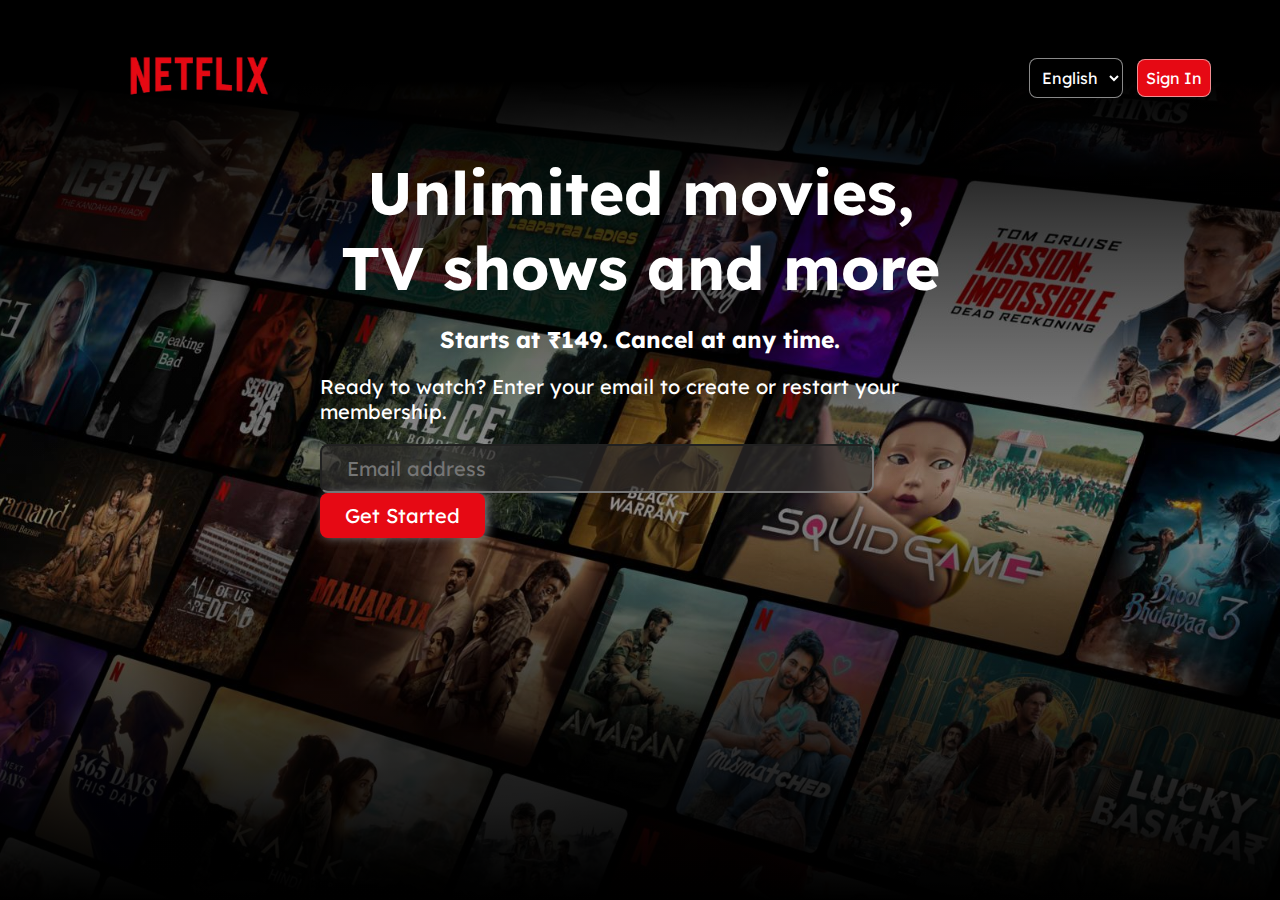
<file: index.html>
<!DOCTYPE html>
<html lang="en">
<head>
    <meta charset="UTF-8">
    <meta name="viewport" content="width=device-width, initial-scale=1.0">
    <title>Netflix</title>
    <link rel="stylesheet" href="style.css">
    <link rel="icon" href="./Netflix-Symbol-removebg-preview.png">
</head>
<body>
    <div id="container">
        <div id="nav-bar">
            <nav>
                <a href="https://netflix.com" target="_blank"><img id="img" src="./netflix_img-removebg-preview.png" alt="Netflix"></a>
                <div id="sign">
                    <select id="drop">
                        <option>English</option>
                        <option>हिन्दी</option>
                    </select>
                    <a href="./form.html">
                        <button id="btn" type="button">Sign In</button>
                    </a>                                
                </div>
            </nav>
        </div>
        <main>
            <div id="main-content">
                <h1 class="heading1">Unlimited movies,</h1>
                <h1 class="heading">TV shows and more</h1>
                <h4 id="price">Starts at ₹149. Cancel at any time.</h4>
                <p id="para">Ready to watch? Enter your email to create or restart your membership.</p>
                <form id="reg-form">
                    <input type="email" placeholder="Email address" id="email" size="40" name="mail" required>
                    <button id="form-btn">Get Started</button>
                </form>
            </div>
        </main>
    </div>
</body>
</html>
</file>
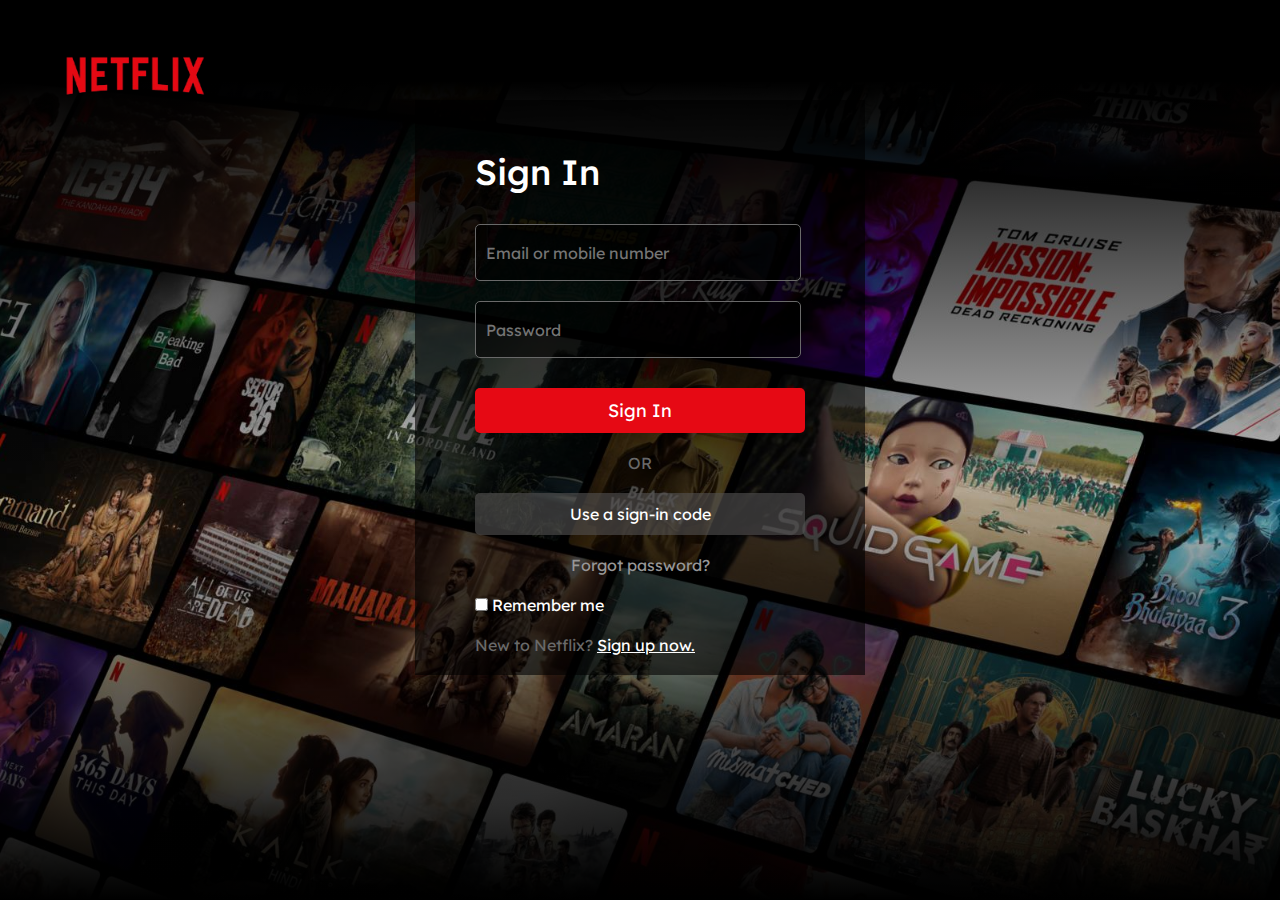
<file: form.html>
<!DOCTYPE html>
<html lang="en">
<head>
    <meta charset="UTF-8">
    <meta name="viewport" content="width=device-width, initial-scale=1.0">
    <title>Sign Up Form</title>
    <link rel="stylesheet" href="form.css">
    <link rel="icon" href="./Netflix-Symbol-removebg-preview.png">
</head>
<body>
    <div id="container">
        <nav>
            <div id="nav-bar">
                <a href="https://netflix.com"><img src="./netflix_img-removebg-preview.png" alt="Netflix" width="270"></a>
            </div>
        </nav>
        <div id="main-form">
            <div id="form">
                <form action="./profile.html">
                    <h2>Sign In</h2>
                    <div id="form-details">
                        <input type="text" placeholder="Email or mobile number" class="text">
                        <input type="password" placeholder="Password" class="text">
                        <!-- <a href="./profile.html"> -->
                            <button id="sign-in-btn">Sign In</button>
                        <!-- </a> -->
                        <p class="or">OR</p>
                        <button id="code">Use a sign-in code</button>
                        <a href="#" id="f-p">Forgot password?</a>
                        <input type="checkbox" name="" id="remember">
                        <label for="remember">Remember me</label>
                        <p class="new">New to Netflix? <a href="#">Sign up now.</a></p>
                    </div>
                </form>
            </div>
        </div>
    </div>
</body>
</html>
</file>
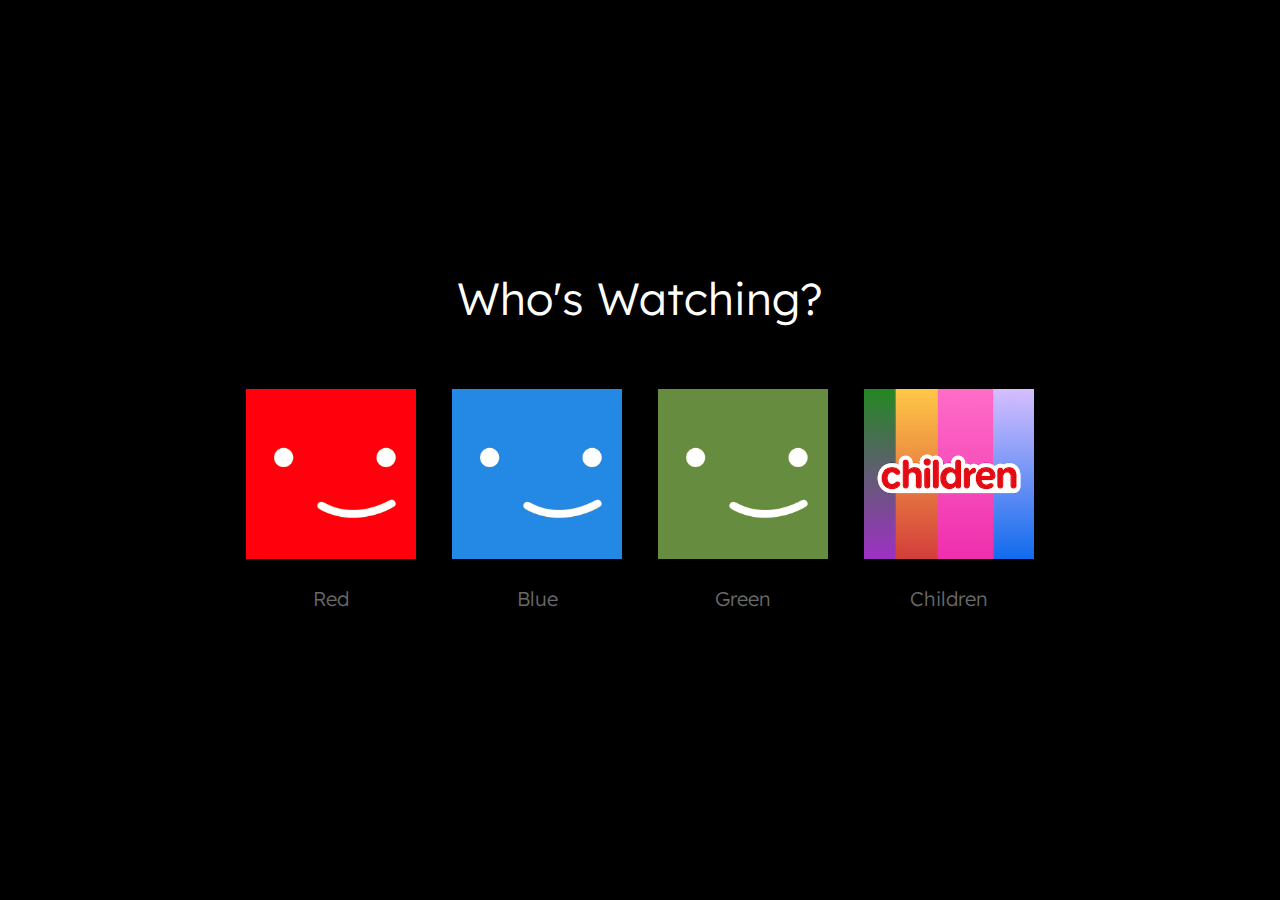
<file: profile.html>
<!DOCTYPE html>
<html lang="en">
<head>
    <meta charset="UTF-8">
    <meta name="viewport" content="width=device-width, initial-scale=1.0">
    <title>Profiles</title>
    <link rel="stylesheet" href="profile.css">
    <link rel="stylesheet" href="https://cdnjs.cloudflare.com/ajax/libs/font-awesome/6.7.2/css/all.min.css" integrity="sha512-Evv84Mr4kqVGRNSgIGL/F/aIDqQb7xQ2vcrdIwxfjThSH8CSR7PBEakCr51Ck+w+/U6swU2Im1vVX0SVk9ABhg==" crossorigin="anonymous" referrerpolicy="no-referrer" />
    <link rel="icon" href="./Netflix-Symbol-removebg-preview.png">
</head>
<body>
    <div id="container">
        <div id="heading">
            <h1 id="head">Who's Watching?</h1>
        </div>
        <div id="card-container">
            <div class="cards">
                <img src="./red.jpg" alt="Red">
                <p>Red</p>
            </div>
            <div class="cards">
                <img src="./blue.jpg" alt="Blue">
                <p>Blue</p>
            </div>
            <div class="cards">
                <img src="./green.jpg" alt="Green">
                <p>Green</p>
            </div>
            <div class="cards">
                <img src="./children.png" alt="children">
                <p>Children</p>
            </div>
            <!-- <div class="cards">
                <div id="more">
                    <i class="fa-solid fa-plus add-more"></i>
                </div>
                <p id="p-more">Add More</p>
            </div> -->
        </div>
    </div>
</body>
</html>
</file>
<file: style.css>
@import url('https://fonts.googleapis.com/css2?family=Lexend:wght@100..900&display=swap');

*{
    margin: 0;
    padding: 0;
    /* border: 1px solid blue; */
    font-family: "Lexend", serif;
}

#container{
    background-image: linear-gradient(to bottom, black 9%, transparent, black), linear-gradient(to top, rgba(0, 0, 0, 0.416), transparent), url(./bg-image.jpg);
    height: 100vh;
    background-size: cover;
    background-attachment: fixed;
    background-position: center;
    /* border: 1px solid white; */
}

#img{
    width: 270px;
}

#nav-bar{
    justify-content: center;
    display: flex;
}

nav{
    width: 90%;
    display: flex;
    justify-content: space-between;
    align-items: center;
    /* border: 1px solid white; */
}

#drop, #btn{
    margin: 5px;
    padding: 8px;
    font-size: 16px;
    border-radius: 8px;
    background-color: black;
    color: white;
    border: 1px solid rgba(255, 255, 255, 0.537);
}
#btn{
    background-color: #e60914;

}

#drop, #btn:hover{
    cursor: pointer;
}

main{
    display: flex;
    justify-content: center;
    align-items: center;
}
#main-content{
    color: white;
    /* border: 1px solid white; */
    width: 50%;
    height: 400px;
    flex-direction: column;
    display: flex;
    justify-content: center;
    align-items: center;
}

.heading, .heading1{
    font-size: 60px;
}
.heading1{
    font-size: 60px;
}
#price{
    font-size: 23px;
    margin-top: 20px;
}
#reg-form{
    margin-top: 20px;
    margin-bottom: 20px;
}

#form-btn{
    background-color: #e60914;
    color: white;
    border: 0;
    box-shadow: 3px 0px 10px rgb(119, 118, 118);

}

#email, #form-btn{
    padding: 10px 25px;
    font-size: 20px;
    border-radius: 8px;
}

#form-btn:hover{
    cursor: pointer;
}

input{
    background-color: #302e2eae;
    color: white;
}
#para{
    font-size: 20px;
    margin-top: 20px;
}
</file>
<file: form.css>
@import url('https://fonts.googleapis.com/css2?family=Lexend:wght@100..900&display=swap');

*{
    margin: 0;
    font-family: "Lexend", serif;
}

#container{
    background-image: linear-gradient(black 9%, transparent, black), url(./bg-image.jpg);
    height: 100vh;
    background-size: cover;
    background-attachment: fixed;
    background-position: center;
}

nav{
    /* border: 1px solid wheat; */
    height: 100px;
}

#main-form{
    display: flex;
    justify-content: center;
}

#form{
    height: 575px;
    width: 450px;
    background-color: rgba(0, 0, 0, 0.605);
    color: white;
    display: flex;
    justify-content: center;
}

form{
    padding: 50px 60px;
}

h2{
    font-size: 35px;
    margin-bottom: 30px;
    font-weight: 500;
}

.text{
    padding: 10px;
    width: 92%;
    font-size: 16px;
    height: 35px;
    color: white;
    background-color: rgba(0, 0, 0, 0.605);
    border: 1px solid dimgray;
    margin-bottom: 20px;
    border-radius: 5px;
}
.text:hover{
    border: 1px solid white;
}

#sign-in-btn{
    background-color: #e60914;
    color: white;
    width: 100%;
    padding: 10px 60px;
    font-size: 18px;
    border: 0;
    border-radius: 5px;
    margin-top: 10px;
    border: 1px solid transparent;
}
#sign-in-btn:hover, #code:hover{
    cursor: pointer;
    border: 1px solid rgba(255, 255, 255, 0.575);
}
.or, .new{
    margin: 20px 0;
    color: dimgray;
}

.or{
    text-align: center;
}

.new a{
    color: white;
}

#code{
    background-color: #5553539a;
    color: white;
    width: 100%;
    padding: 10px 60px;
    font-size: 16px;
    border: 0;
    border-radius: 5px;
    border: 1px solid transparent;
}

#f-p{
    display: block;
    color: rgb(151, 151, 151);
    text-decoration: none;
    text-align: center;
    margin: 20px;
}
#f-p:hover{
    color: white;
    text-decoration: underline;
}
</file>
<file: profile.css>
@import url('https://fonts.googleapis.com/css2?family=Lexend:wght@100..900&display=swap');

*{
    margin: 0;
    padding: 0;
    background-color: black;
    font-family: "Lexend", serif;
}

#container{
    display: flex;
    justify-content: center;
    align-items: center;
    flex-direction: column;
    /* border: 1px solid white; */
    height: 100vh;
}

#card-container{
    display: flex;
    justify-content: center;
    align-items: center;
    gap: 30px;
    /* border: 1px solid white; */
    height: auto;
    text-align: center;
}

#heading{
    display: flex;
    justify-content: center;
}
#head{
    color: white;
    font-weight: 300;
    font-size: 45px;
    margin-bottom: 60px;
}

.cards img{
    width: 170px;
    border: 3px solid transparent;
    transition: all ease 0.3s;

}
.cards img:hover{
    border: 3px solid white;
}

.cards p{
    color: dimgray;
    padding: 20px;
    font-weight: 300;
    font-size: 20px;
}
.cards:hover p{
    font-weight: 400;
    color: rgb(238, 238, 238);
    transition: all ease 0.3s;
}

#more{
    margin-bottom: 7px;
    padding: 0;
    /* display: flex;
    justify-content: center;
    align-items: center; */
}

.add-more{
    margin: 0;
    background-color: white;
    height: 150px;
    width: 150px;
}
</file>
